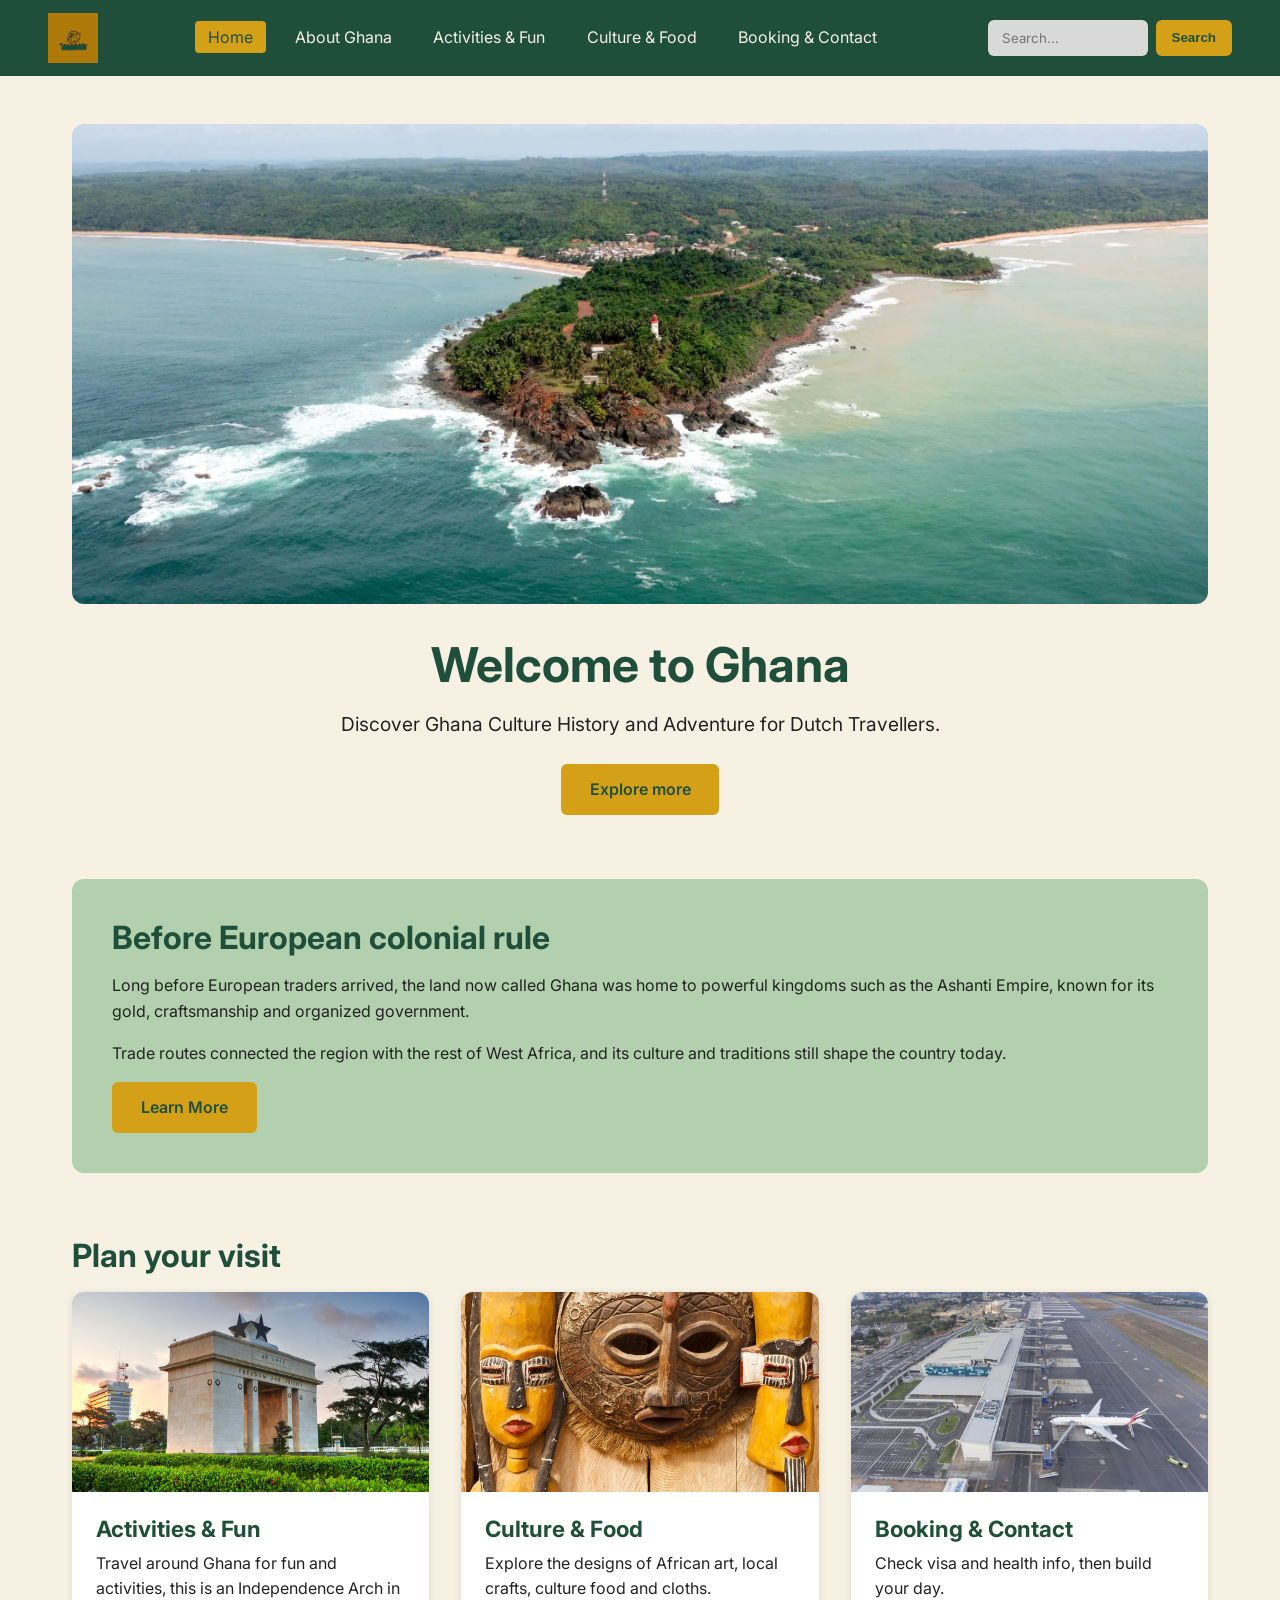
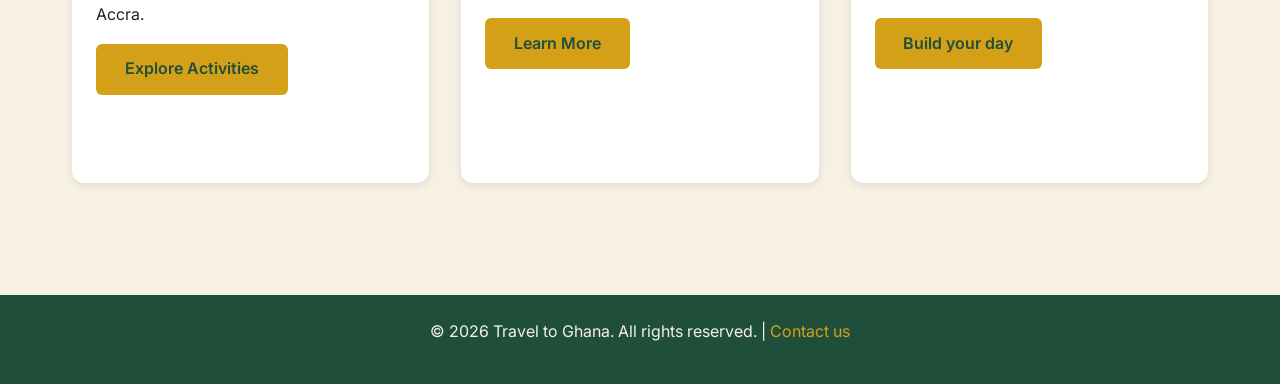
<file: index.html>
<!DOCTYPE html>
<html lang="en">
<head>
  <meta charset="UTF-8">
  <meta name="viewport" content="width=device-width, initial-scale=1.0">
  <meta name="description" content="Travel to Ghana: discover beaches, history, culture and food in the Gateway to Africa.">
  <title>Travel to Ghana | Home</title>
  <link rel="preconnect" href="https://fonts.googleapis.com">
  <link rel="preconnect" href="https://fonts.gstatic.com" crossorigin>
  <link href="https://fonts.googleapis.com/css2?family=Inter:wght@400;600;700&display=swap" rel="stylesheet">
  <link rel="stylesheet" href="css/style.css">
</head>
<body>

  <header>
    <a href="index.html" class="logo">
      <img src="img/undefined-.png" alt="Travel to Ghana logo">
    </a>
    <nav aria-label="Main navigation">
      <ul>
        <li><a href="index.html" class="active">Home</a></li>
        <li><a href="about.html">About Ghana</a></li>
        <li><a href="activities.html">Activities &amp; Fun</a></li>
        <li><a href="culture.html">Culture &amp; Food</a></li>
        <li><a href="booking.html">Booking &amp; Contact</a></li>
      </ul>
    </nav>
    <form class="search" role="search" action="#" method="get">
      <label for="search-input" class="visually-hidden">Search the site</label>
      <input type="search" id="search-input" name="q" placeholder="Search...">
      <button type="submit" class="search-button">Search</button>
    </form>
  </header>

  <main>

    <section class="hero">
      <img src="img/AFR-©-OCEANA-Michael-Aboya-Ghana-Cape-3-Points-DJI_426-scaled.jpg.webp" alt="Sunny beach with palm trees on the coast of Ghana">
      <article class="hero-text">
        <h1>Welcome to Ghana</h1>
        <p>Discover Ghana Culture History and Adventure for Dutch Travellers.</p>
        <a href="about.html" class="button">Explore more</a>
      </article>
    </section>

    <section>
      <article class="info-box">
        <h2>Before European colonial rule</h2>
        <p>Long before European traders arrived, the land now called Ghana was home to powerful kingdoms such as the Ashanti Empire, known for its gold, craftsmanship and organized government.</p>
        <p>Trade routes connected the region with the rest of West Africa, and its culture and traditions still shape the country today.</p>
        <a href="about.html" class="button">Learn More</a>
      </article>
    </section>

    <section>
      <h2>Plan your visit</h2>
      <section class="card-grid">
        <article class="card">
          <img src="img/360_F_75565421_Y8hklrQd8ZU9HWnqBmiFc96dztKkRZ8p.jpg" alt="The Independence Arch in Accra, Ghana">
          <section class="card-body">
            <h3>Activities &amp; Fun</h3>
            <p>Travel around Ghana for fun and activities, this is an Independence Arch in Accra.</p>
            <a href="activities.html" class="button">Explore Activities</a>
          </section>
        </article>

        <article class="card">
          <img src="img/african-art-28439935.jpg" alt="Designs of African art and local crafts">
          <section class="card-body">
            <h3>Culture &amp; Food</h3>
            <p>Explore the designs of African art, local crafts, culture food and cloths.</p>
            <a href="culture.html" class="button">Learn More</a>
          </section>
        </article>

        <article class="card">
          <img src="img/newsarticle-287114-scaled-600x0.jpg" alt="Suitcase and travel documents ready for a trip">
          <section class="card-body">
            <h3>Booking &amp; Contact</h3>
            <p>Check visa and health info, then build your day.</p>
            <a href="booking.html" class="button">Build your day</a>
          </section>
        </article>
      </section>
    </section>

  </main>

  <footer>
    <p>&copy; 2026 Travel to Ghana. All rights reserved. | <a href="contact.html">Contact us</a></p>
  </footer>

</body>
</html>
</file>
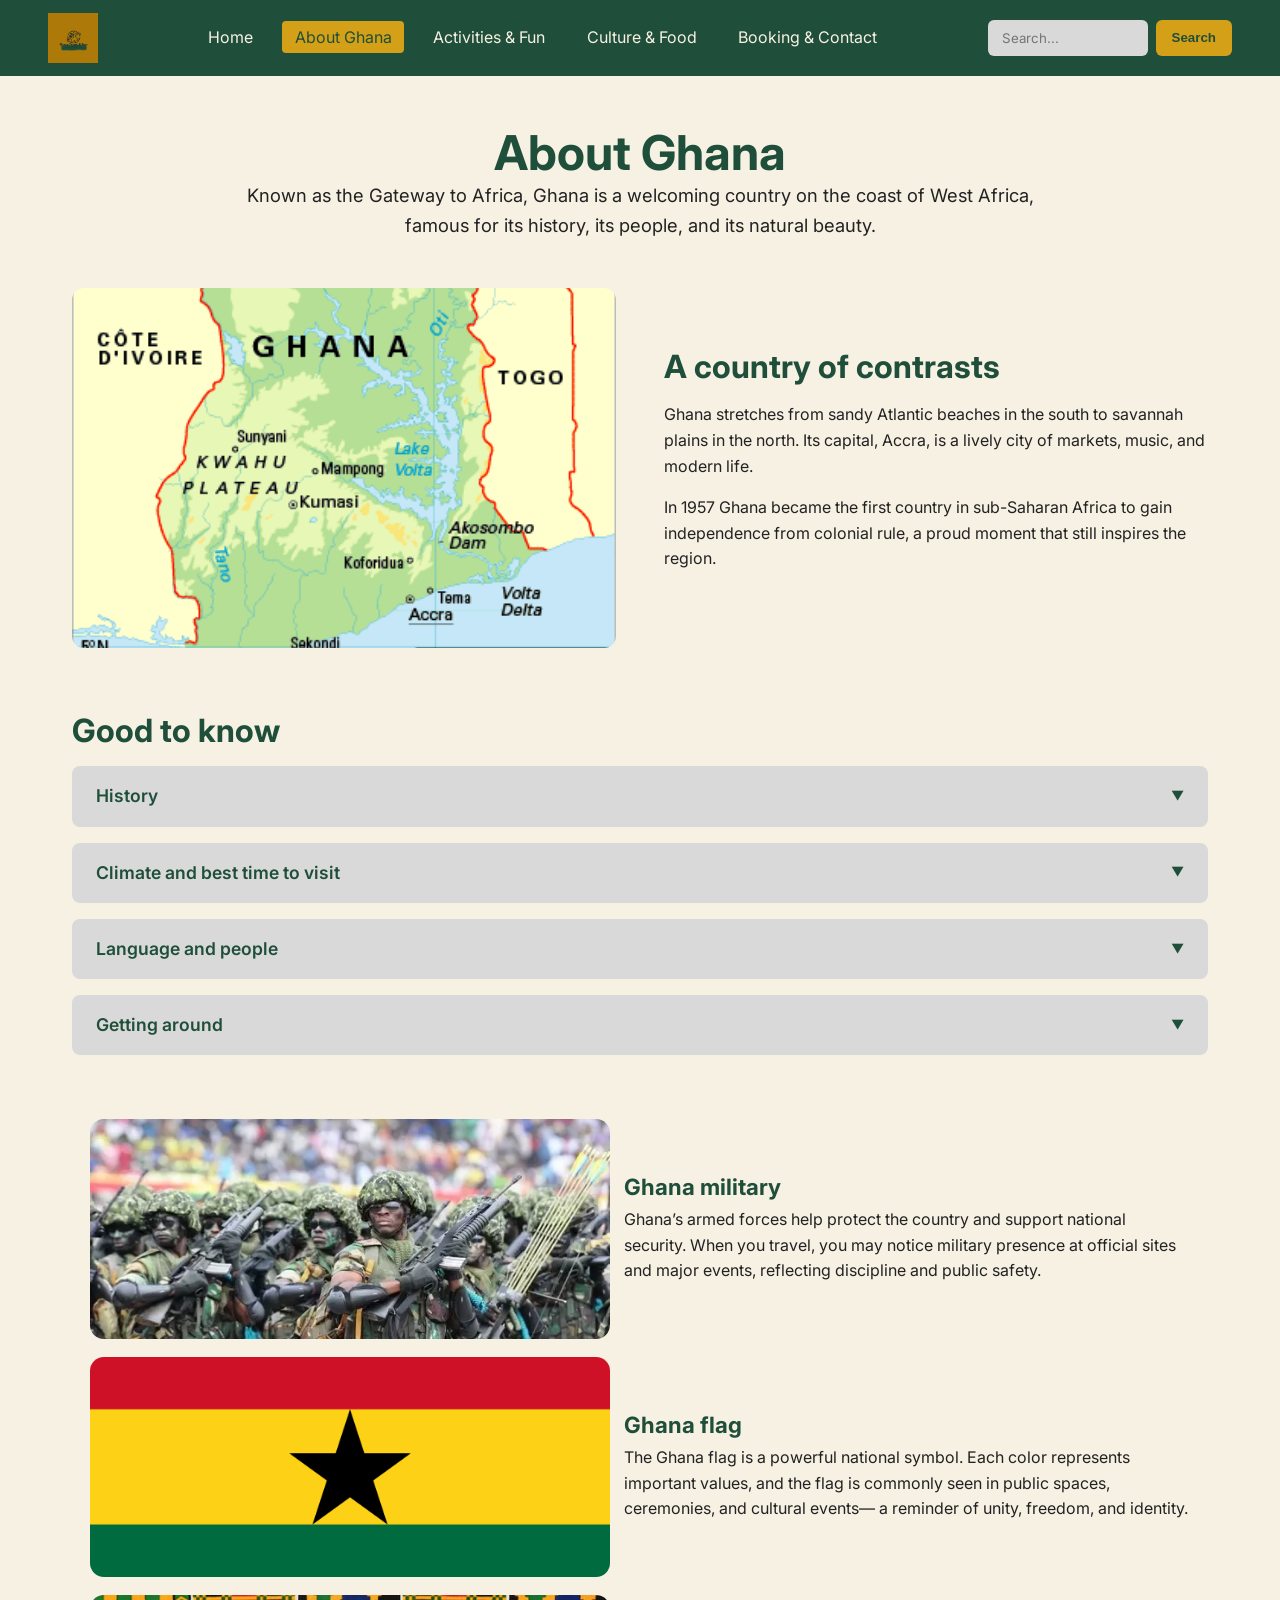
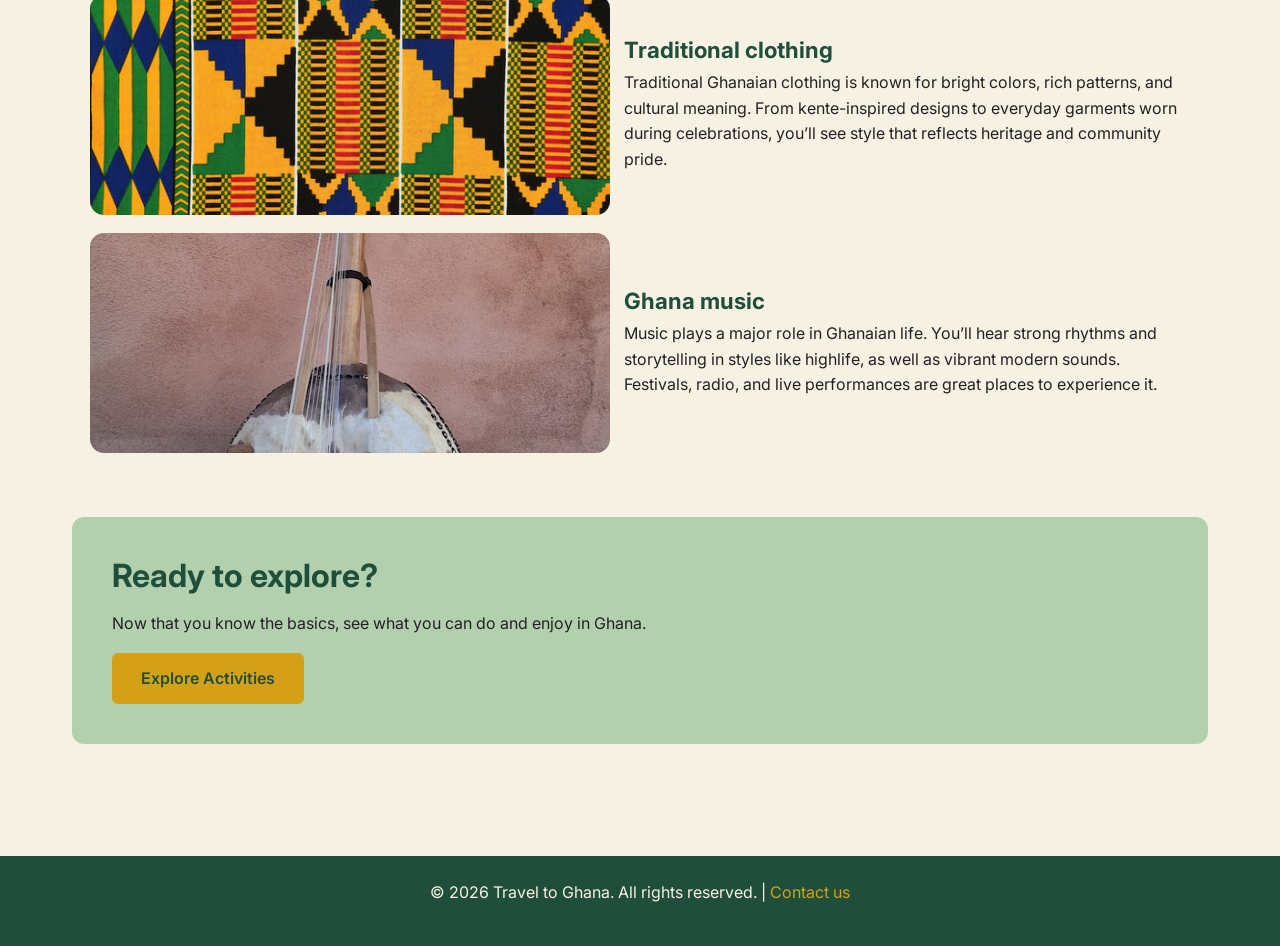
<file: about.html>
<!DOCTYPE html>
<html lang="en">
<head>
  <meta charset="UTF-8">
  <meta name="viewport" content="width=device-width, initial-scale=1.0">
  <meta name="description" content="About Ghana: history, climate, language, getting around, plus Ghana military, flag, music and traditional clothing.">
  <meta name="keywords" content="Ghana travel, Ghana military, Ghana flag, Ghana music, traditional Ghana">
  <meta name="author" content="Nathaniel">
  <title>Travel to Ghana | About Ghana</title>

  <link rel="preconnect" href="https://fonts.googleapis.com">
  <link rel="preconnect" href="https://fonts.gstatic.com" crossorigin>
  <link href="https://fonts.googleapis.com/css2?family=Inter:wght@400;600;700&display=swap" rel="stylesheet">
  <link rel="stylesheet" href="css/style.css">

  <style>
    
    .ghana-after-accordion {
      margin-top: 18px;
    }

    
    .ghana-item {
      display: flex;
      flex-direction: row;
      gap: 14px;              
      align-items: center;
      max-width: 1100px;
      margin: 18px auto;
      text-align: left;
    }

    
    .ghana-item figure {
      margin: 0;
      flex: 0 0 48%;
      max-width: 520px;
    }

    .ghana-item img {
      width: 100%;
      height: 220px;
      object-fit: cover;
      display: block;
      border-radius: 14px;
    }

    .ghana-item figcaption {
      display: none; 
    }

    .ghana-item article {
      flex: 1;
      min-width: 240px;
    }

    .ghana-item h3 {
      margin: 0 0 6px 0;
    }

    .ghana-item p {
      margin: 0;
    }

    @media (max-width: 780px) {
      
      .ghana-item {
        flex-direction: column;
        align-items: flex-start;
      }

      .ghana-item figure {
        flex: 0 0 auto;
        max-width: 100%;
        width: 100%;
      }

      .ghana-item img {
        height: 210px;
      }
    }
  </style>
</head>

<body>

  <header>
    <a href="index.html" class="logo">
      <img src="img/undefined-.png" alt="Travel to Ghana logo">
    </a>

    <nav aria-label="Main navigation">
      <ul>
        <li><a href="index.html">Home</a></li>
        <li><a href="about.html" class="active">About Ghana</a></li>
        <li><a href="activities.html">Activities &amp; Fun</a></li>
        <li><a href="culture.html">Culture &amp; Food</a></li>
        <li><a href="booking.html">Booking &amp; Contact</a></li>
      </ul>
    </nav>

    <form class="search" role="search" action="#" method="get">
      <label for="search-input" class="visually-hidden">Search the site</label>
      <input type="search" id="search-input" name="q" placeholder="Search...">
      <button type="submit" class="search-button">Search</button>
    </form>
  </header>

  <main>

    <section class="page-intro">
      <h1>About Ghana</h1>
      <p>
        Known as the Gateway to Africa, Ghana is a welcoming country on the coast of West Africa,
        famous for its history, its people, and its natural beauty.
      </p>
    </section>

    <section class="feature">
      <img src="img/map-ghana3.gif" alt="Aerial view of the Ghanaian coastline and Accra skyline">
      <article>
        <h2>A country of contrasts</h2>
        <p>
          Ghana stretches from sandy Atlantic beaches in the south to savannah plains in the north.
          Its capital, Accra, is a lively city of markets, music, and modern life.
        </p>
        <p>
          In 1957 Ghana became the first country in sub-Saharan Africa to gain independence from
          colonial rule, a proud moment that still inspires the region.
        </p>
      </article>
    </section>

    <section>
      <h2>Good to know</h2>

      <section class="accordion" aria-label="About Ghana accordion">
        <details>
          <summary>History</summary>
          <article class="accordion-content">
            <p>
              Ghana’s history includes powerful kingdoms, trade routes, and the long road to independence.
              Many visitors learn more through museums and heritage sites.
            </p>
          </article>
        </details>

        <details>
          <summary>Climate and best time to visit</summary>
          <article class="accordion-content">
            <p>
              Ghana is warm all year. The dry season from November to March is usually the most comfortable
              time to travel, while the rainy season brings greener landscapes.
            </p>
          </article>
        </details>

        <details>
          <summary>Language and people</summary>
          <article class="accordion-content">
            <p>
              English is the official language. Many people also speak local languages such as Twi, Ewe, and Ga.
              Hospitality is an important part of daily life.
            </p>
          </article>
        </details>

        <details>
          <summary>Getting around</summary>
          <article class="accordion-content">
            <p>
              You can travel by domestic flights, buses, shared taxis (trotros), or ride-hailing apps in larger cities.
              Plan ahead for longer journeys.
            </p>
          </article>
        </details>
      </section>

      <!-- AFTER "Good to know": ALL items are horizontal (image + text side-by-side) -->
      <section class="ghana-after-accordion" aria-label="Ghana key topics with images">

        <!-- 1) Ghana military (horizontal image + text) -->
        <article class="ghana-item">
          <figure>
            <img src="img/main-qimg-47d3a2276bb3cc60fa3a25055b36a4f2.webp" alt="Ghana military">
          </figure>
          <article>
            <h3>Ghana military</h3>
            <p>
              Ghana’s armed forces help protect the country and support national security.
              When you travel, you may notice military presence at official sites and major events,
              reflecting discipline and public safety.
            </p>
          </article>
        </article>

        <!-- 2) Ghana flag (horizontal image + text) -->
        <article class="ghana-item">
          <figure>
            <img src="img/1280px-Flag_of_Ghana.svg.png" alt="The Ghana flag">
          </figure>
          <article>
            <h3>Ghana flag</h3>
            <p>
              The Ghana flag is a powerful national symbol. Each color represents important values,
              and the flag is commonly seen in public spaces, ceremonies, and cultural events—
              a reminder of unity, freedom, and identity.
            </p>
          </article>
        </article>

        <!-- 3) Traditional clothing (horizontal image + text) -->
        <article class="ghana-item">
          <figure>
            <img src="img/IMG_7e465dc9-88d3-4879-ad11-fe22c810f433.jpg" alt="Traditional Ghanaian clothing">
          </figure>
          <article>
            <h3>Traditional clothing</h3>
            <p>
              Traditional Ghanaian clothing is known for bright colors, rich patterns, and cultural meaning.
              From kente-inspired designs to everyday garments worn during celebrations,
              you’ll see style that reflects heritage and community pride.
            </p>
          </article>
        </article>

        <!-- 4) Ghana music (horizontal image + text) -->
        <article class="ghana-item">
          <figure>
            <img src="img/il_570xN.7230685374_ru09.jpg" alt="Ghana music">
          </figure>
          <article>
            <h3>Ghana music</h3>
            <p>
              Music plays a major role in Ghanaian life. You’ll hear strong rhythms and storytelling
              in styles like highlife, as well as vibrant modern sounds. Festivals, radio, and live performances
              are great places to experience it.
            </p>
          </article>
        </article>

      </section>
    </section>

    <section>
      <article class="info-box">
        <h2>Ready to explore?</h2>
        <p>
          Now that you know the basics, see what you can do and enjoy in Ghana.
        </p>
        <a href="activities.html" class="button">Explore Activities</a>
      </article>
    </section>

  </main>

  <footer>
    <p>&copy; 2026 Travel to Ghana. All rights reserved. | <a href="contact.html">Contact us</a></p>
  </footer>

</body>
</html>
</file>
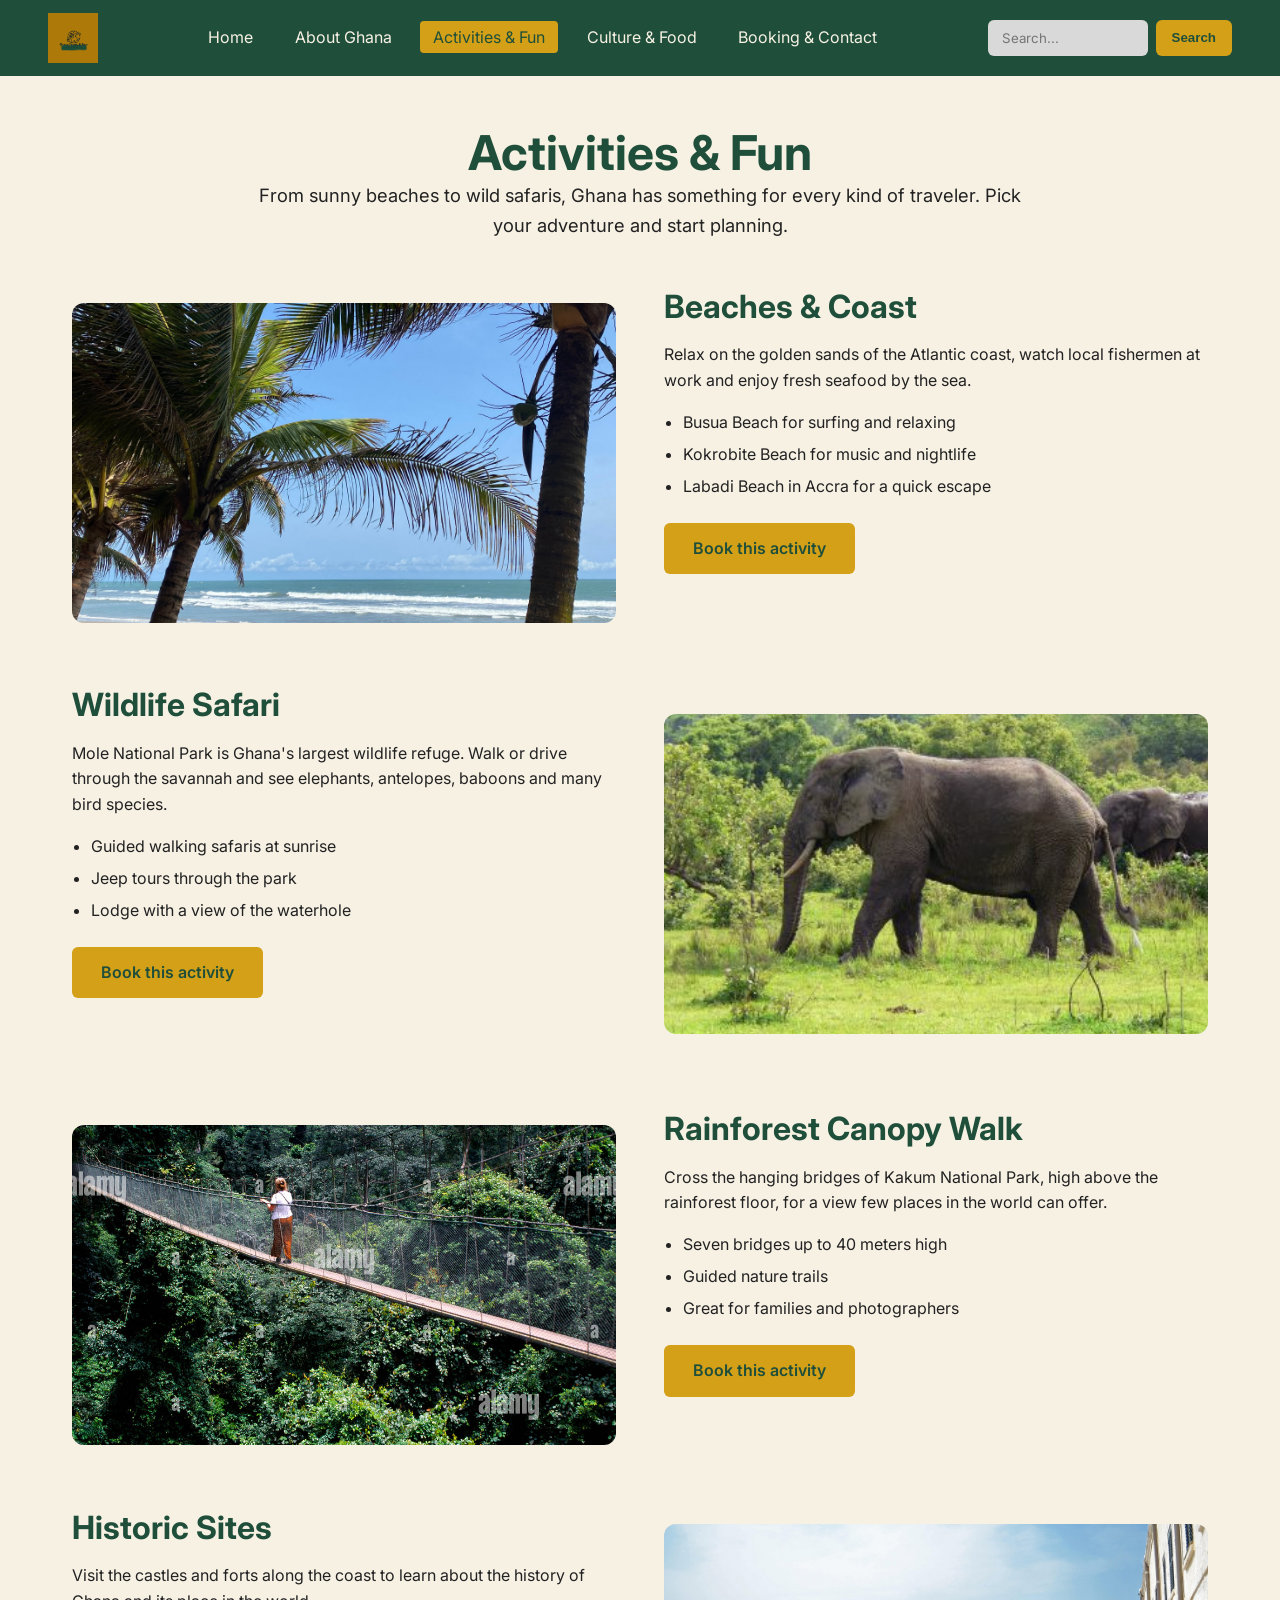
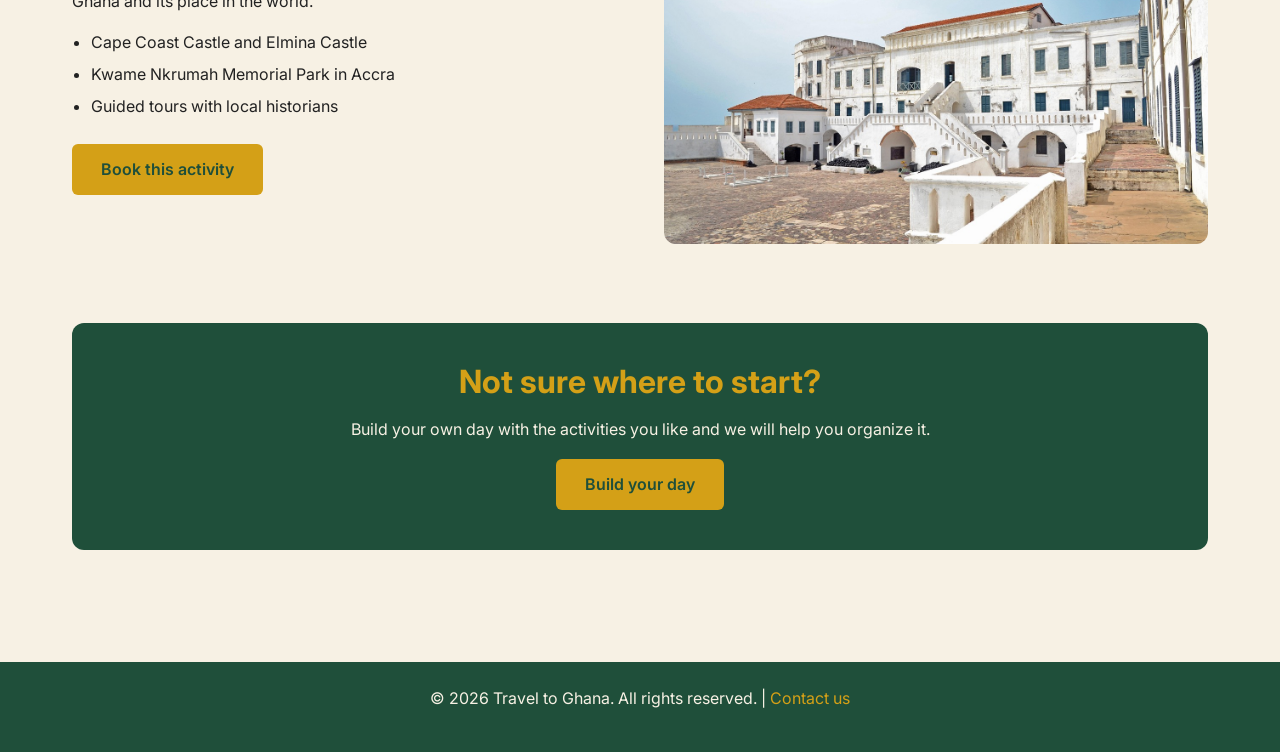
<file: activities.html>
<!DOCTYPE html>
<html lang="en">
<head>
  <meta charset="UTF-8">
  <meta name="viewport" content="width=device-width, initial-scale=1.0">
  <meta name="description" content="Discover activities in Ghana: beaches, wildlife safaris, rainforest walks and historic sites.">
  <title>Travel to Ghana | Activities &amp; Fun</title>
  <link rel="preconnect" href="https://fonts.googleapis.com">
  <link rel="preconnect" href="https://fonts.gstatic.com" crossorigin>
  <link href="https://fonts.googleapis.com/css2?family=Inter:wght@400;600;700&display=swap" rel="stylesheet">
  <link rel="stylesheet" href="css/style.css">
</head>
<body>

  <header>
    <a href="index.html" class="logo">
      <img src="img/undefined-.png" alt="Travel to Ghana logo">
    </a>
    <nav aria-label="Main navigation">
      <ul>
        <li><a href="index.html">Home</a></li>
        <li><a href="about.html">About Ghana</a></li>
        <li><a href="activities.html" class="active">Activities &amp; Fun</a></li>
        <li><a href="culture.html">Culture &amp; Food</a></li>
        <li><a href="booking.html">Booking &amp; Contact</a></li>
      </ul>
    </nav>
    <form class="search" role="search" action="#" method="get">
      <label for="search-input" class="visually-hidden">Search the site</label>
      <input type="search" id="search-input" name="q" placeholder="Search...">
      <button type="submit" class="search-button">Search</button>
    </form>
  </header>

  <main>

    <section class="page-intro">
      <h1>Activities &amp; Fun</h1>
      <p>From sunny beaches to wild safaris, Ghana has something for every kind of traveler. Pick your adventure and start planning.</p>
    </section>

    <section>
      <article class="activity">
        <img src="img/IMG_0653.jpg" alt="Waves rolling onto a golden beach lined with palm trees">
        <section>
          <h2>Beaches &amp; Coast</h2>
          <p>Relax on the golden sands of the Atlantic coast, watch local fishermen at work and enjoy fresh seafood by the sea.</p>
          <ul>
            <li>Busua Beach for surfing and relaxing</li>
            <li>Kokrobite Beach for music and nightlife</li>
            <li>Labadi Beach in Accra for a quick escape</li>
          </ul>
          <a href="booking.html" class="button">Book this activity</a>
        </section>
      </article>

      <article class="activity reverse">
        <img src="img/Elefant_Ghana-400x300.jpg" alt="Elephants walking across the savannah in Mole National Park">
        <section>
          <h2>Wildlife Safari</h2>
          <p>Mole National Park is Ghana's largest wildlife refuge. Walk or drive through the savannah and see elephants, antelopes, baboons and many bird species.</p>
          <ul>
            <li>Guided walking safaris at sunrise</li>
            <li>Jeep tours through the park</li>
            <li>Lodge with a view of the waterhole</li>
          </ul>
          <a href="booking.html" class="button">Book this activity</a>
        </section>
      </article>

      <article class="activity">
        <img src="img/canopy-walk-kakum-national-park-ghana-DCY9AM.jpg" alt="Suspended canopy walkway above the trees of Kakum National Park">
        <section>
          <h2>Rainforest Canopy Walk</h2>
          <p>Cross the hanging bridges of Kakum National Park, high above the rainforest floor, for a view few places in the world can offer.</p>
          <ul>
            <li>Seven bridges up to 40 meters high</li>
            <li>Guided nature trails</li>
            <li>Great for families and photographers</li>
          </ul>
          <a href="booking.html" class="button">Book this activity</a>
        </section>
      </article>

      <article class="activity reverse">
        <img src="img/castle-2419575_1280.jpg" alt="White walls of Cape Coast Castle facing the ocean">
        <section>
          <h2>Historic Sites</h2>
          <p>Visit the castles and forts along the coast to learn about the history of Ghana and its place in the world.</p>
          <ul>
            <li>Cape Coast Castle and Elmina Castle</li>
            <li>Kwame Nkrumah Memorial Park in Accra</li>
            <li>Guided tours with local historians</li>
          </ul>
          <a href="booking.html" class="button">Book this activity</a>
        </section>
      </article>
    </section>

    <section>
      <article class="highlight">
        <h2>Not sure where to start?</h2>
        <p>Build your own day with the activities you like and we will help you organize it.</p>
        <a href="booking.html" class="button">Build your day</a>
      </article>
    </section>

  </main>

  <footer>
    <p>&copy; 2026 Travel to Ghana. All rights reserved. | <a href="contact.html">Contact us</a></p>
  </footer>

</body>
</html>
</file>
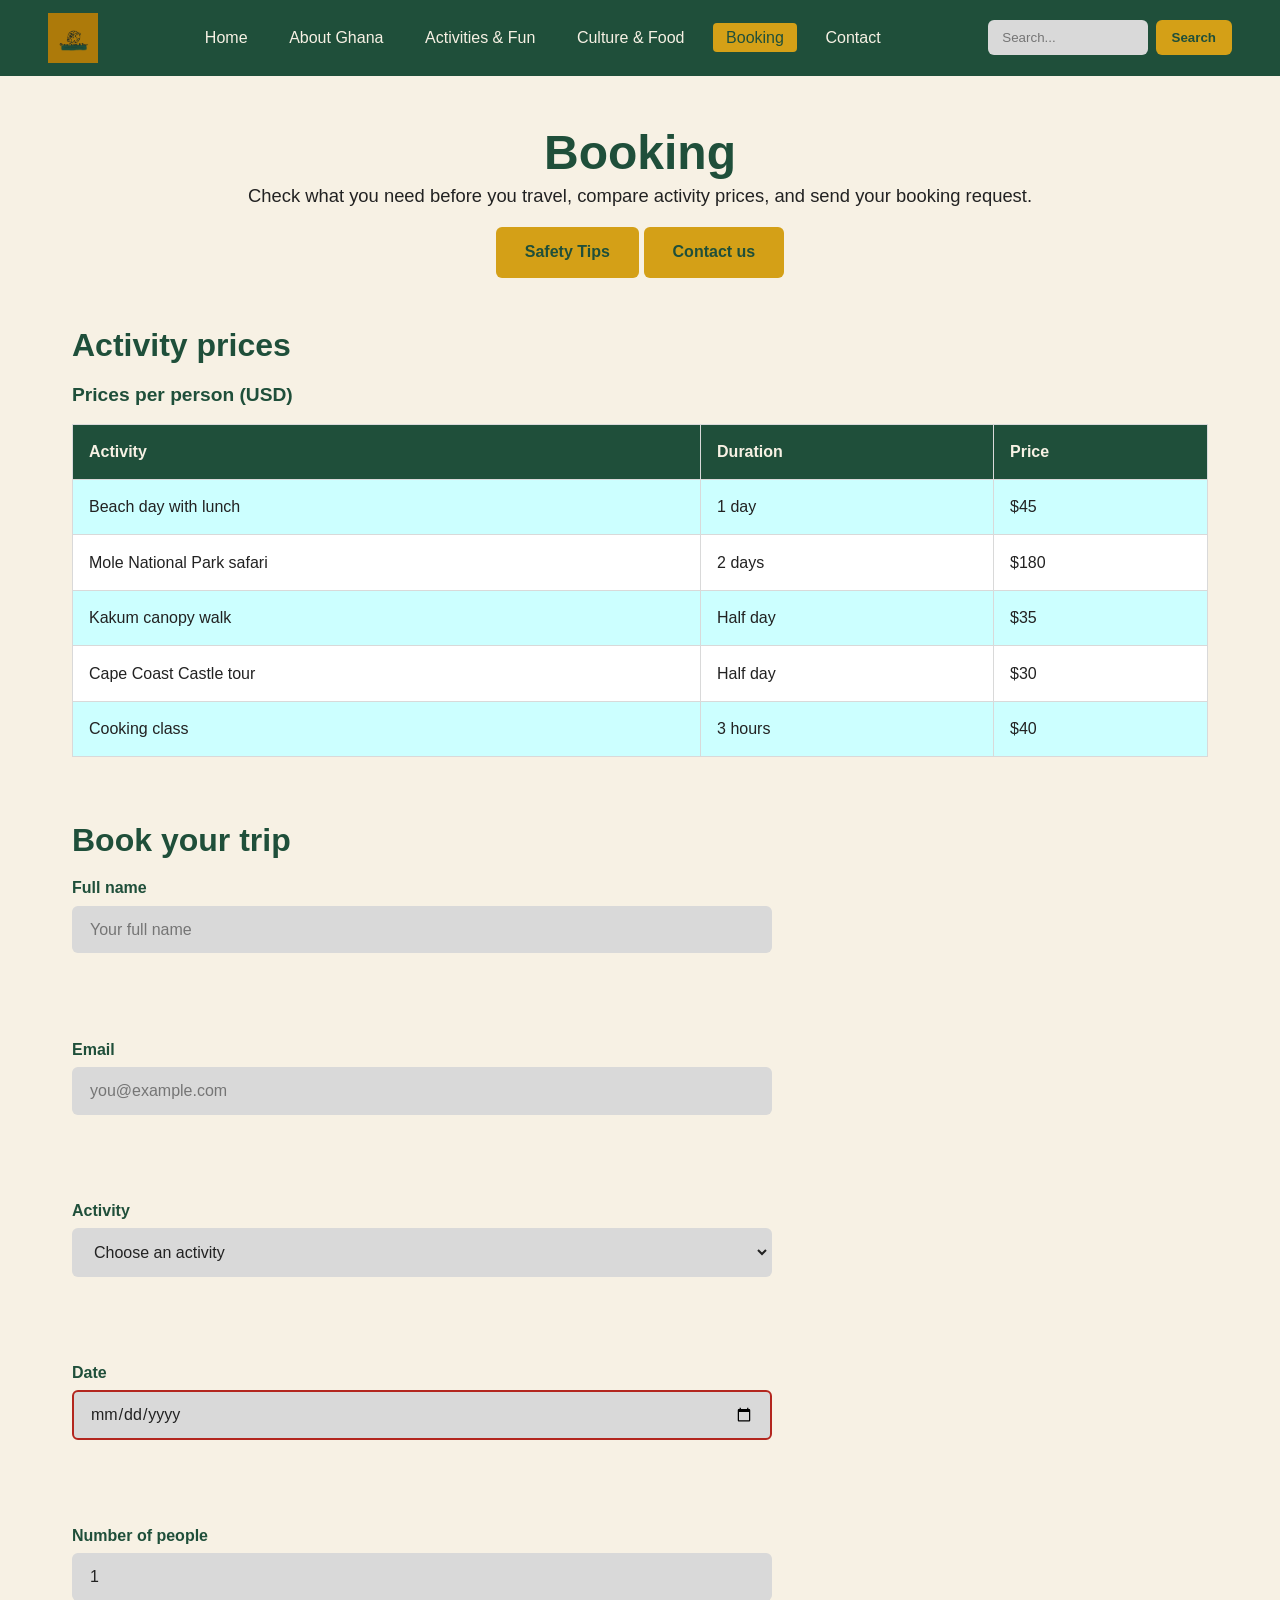
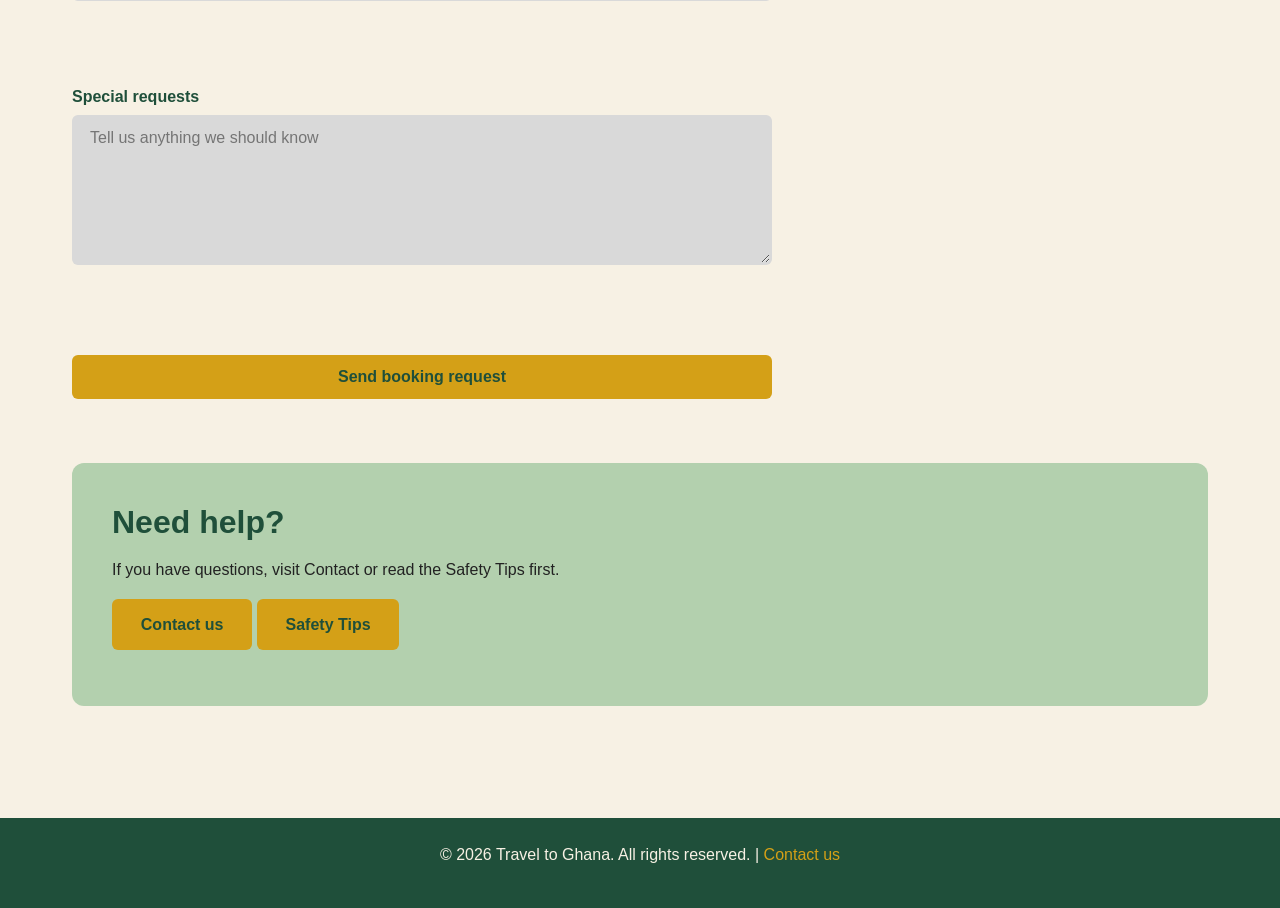
<file: booking.html>
<!DOCTYPE html>
<html lang="en">
<head>
  <meta charset="UTF-8" />
  <meta name="viewport" content="width=device-width, initial-scale=1.0" />
  <title>Travel to Ghana | Booking</title>
  <meta name="description" content="Plan and book your trip to Ghana. View prices, request booking, and see safety tips." />
  <link rel="stylesheet" href="css/style.css" />
</head>
<body>

  <header>
    <a href="index.html" class="logo">
      <img src="img/undefined-.png" alt="Travel to Ghana logo">
    </a>

    <nav aria-label="Main navigation">
      <ul>
        <li><a href="index.html">Home</a></li>
        <li><a href="about.html">About Ghana</a></li>
        <li><a href="activities.html">Activities &amp; Fun</a></li>
        <li><a href="culture.html">Culture &amp; Food</a></li>
        <li><a href="booking.html" class="active">Booking</a></li>
        <li><a href="contact.html">Contact</a></li>
      </ul>
    </nav>

    <form class="search" role="search" action="#" method="get">
      <label for="search-input" class="visually-hidden">Search the site</label>
      <input type="search" id="search-input" name="q" placeholder="Search...">
      <button type="submit" class="search-button">Search</button>
    </form>
  </header>

  <main>

    <section class="page-intro">
      <h1>Booking</h1>
      <p>Check what you need before you travel, compare activity prices, and send your booking request.</p>

      <p>
        <a href="safety-tips.html" class="button">Safety Tips</a>
        <a href="contact.html" class="button">Contact us</a>
      </p>
    </section>

    <section>
      <h2>Activity prices</h2>

      <table>
        <caption>Prices per person (USD)</caption>
        <thead>
          <tr>
            <th scope="col">Activity</th>
            <th scope="col">Duration</th>
            <th scope="col">Price</th>
          </tr>
        </thead>
        <tbody>
          <tr>
            <td>Beach day with lunch</td>
            <td>1 day</td>
            <td>$45</td>
          </tr>
          <tr>
            <td>Mole National Park safari</td>
            <td>2 days</td>
            <td>$180</td>
          </tr>
          <tr>
            <td>Kakum canopy walk</td>
            <td>Half day</td>
            <td>$35</td>
          </tr>
          <tr>
            <td>Cape Coast Castle tour</td>
            <td>Half day</td>
            <td>$30</td>
          </tr>
          <tr>
            <td>Cooking class</td>
            <td>3 hours</td>
            <td>$40</td>
          </tr>
        </tbody>
      </table>
    </section>

    <section>
      <h2>Book your trip</h2>

      <form class="contact-form" action="#" method="post">
        <section>
          <label for="book-name">Full name</label>
          <input type="text" id="book-name" name="name" placeholder="Your full name" required>
        </section>

        <section>
          <label for="book-email">Email</label>
          <input type="email" id="book-email" name="email" placeholder="you@example.com" required>
        </section>

        <section>
          <label for="book-activity">Activity</label>
          <select id="book-activity" name="activity" required>
            <option value="">Choose an activity</option>
            <option value="beach">Beach day with lunch</option>
            <option value="safari">Mole National Park safari</option>
            <option value="canopy">Kakum canopy walk</option>
            <option value="castle">Cape Coast Castle tour</option>
            <option value="cooking">Cooking class</option>
          </select>
        </section>

        <section>
          <label for="book-date">Date</label>
          <input type="date" id="book-date" name="date" required>
        </section>

        <section>
          <label for="book-people">Number of people</label>
          <input type="number" id="book-people" name="people" min="1" max="20" value="1" required>
        </section>

        <section>
          <label for="book-notes">Special requests</label>
          <textarea id="book-notes" name="notes" placeholder="Tell us anything we should know"></textarea>
        </section>

        <button type="submit" class="button">Send booking request</button>
      </form>
    </section>

    <section>
      <article class="info-box">
        <h2>Need help?</h2>
        <p>If you have questions, visit Contact or read the Safety Tips first.</p>
        <p>
          <a href="contact.html" class="button">Contact us</a>
          <a href="safety-tips.html" class="button">Safety Tips</a>
        </p>
      </article>
    </section>

  </main>

  <footer>
    <p>&copy; 2026 Travel to Ghana. All rights reserved. | <a href="contact.html">Contact us</a></p>
  </footer>

</body>
</html>
</file>
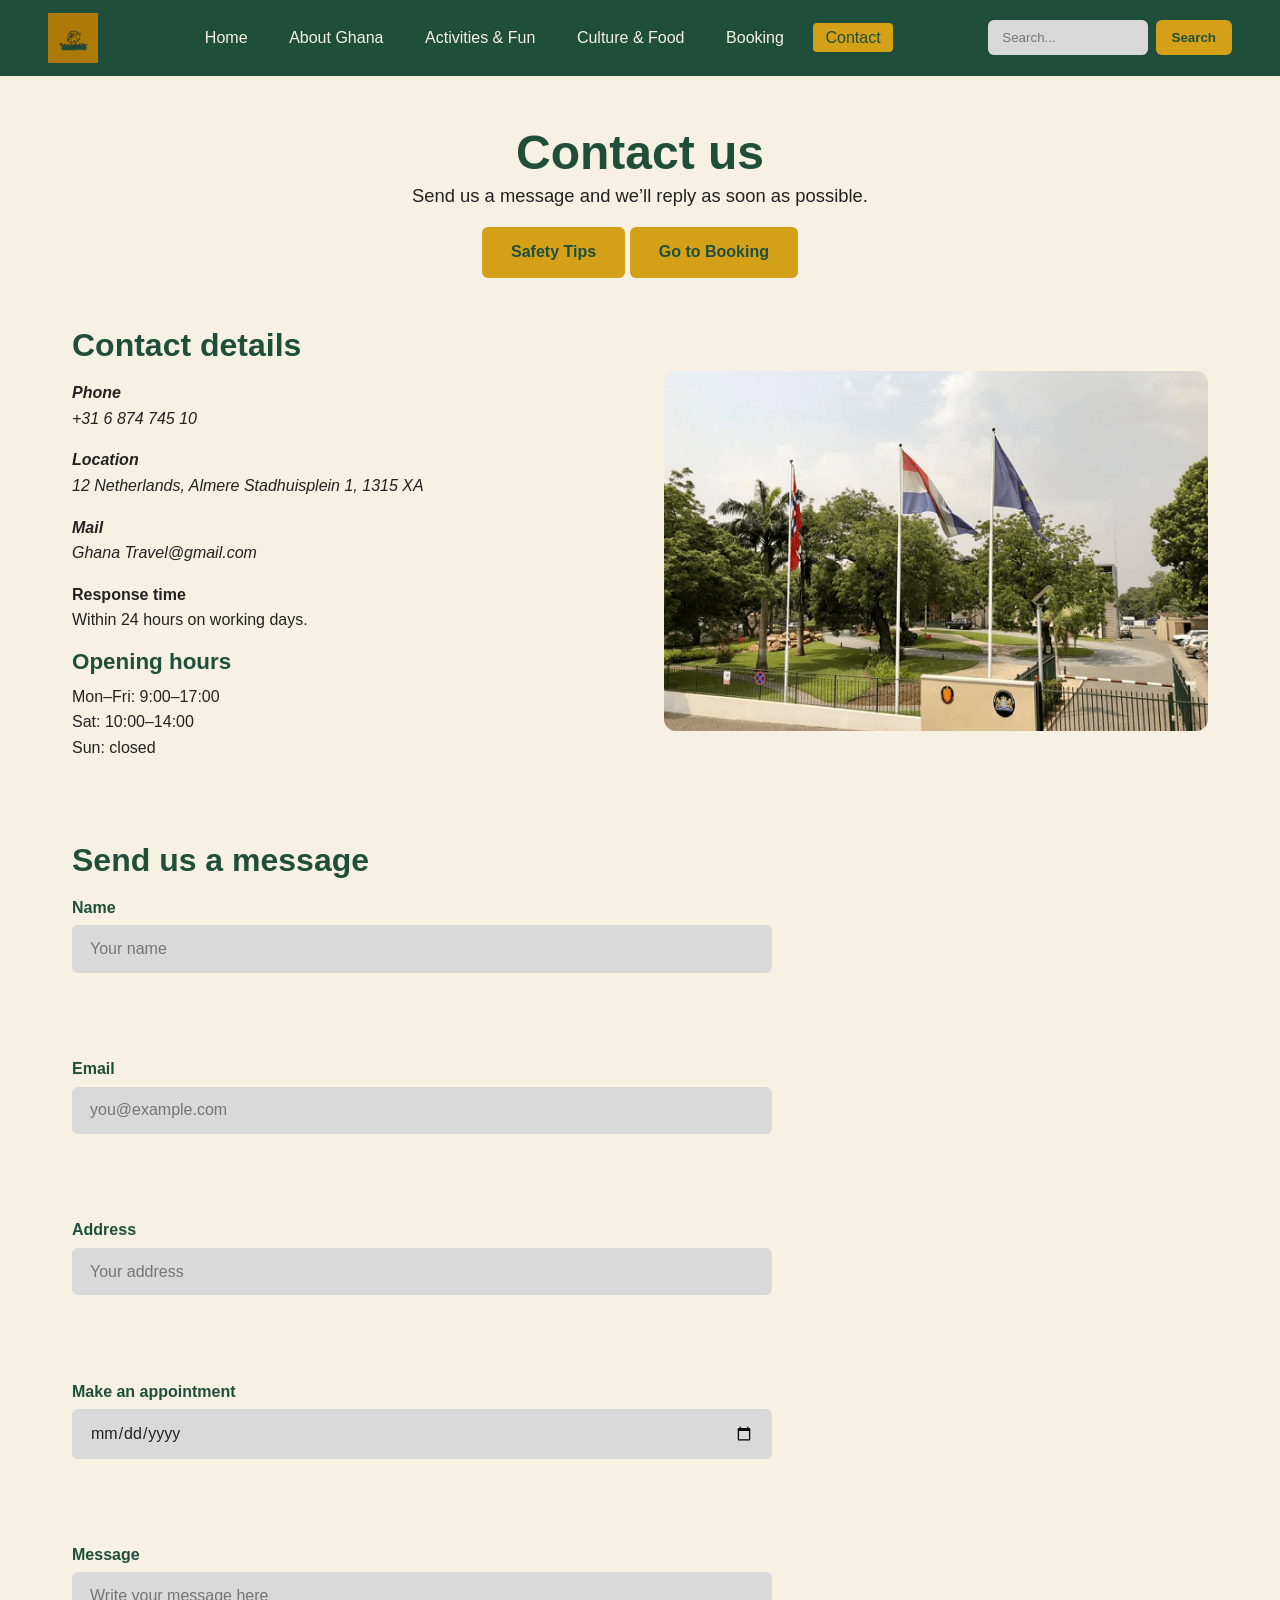
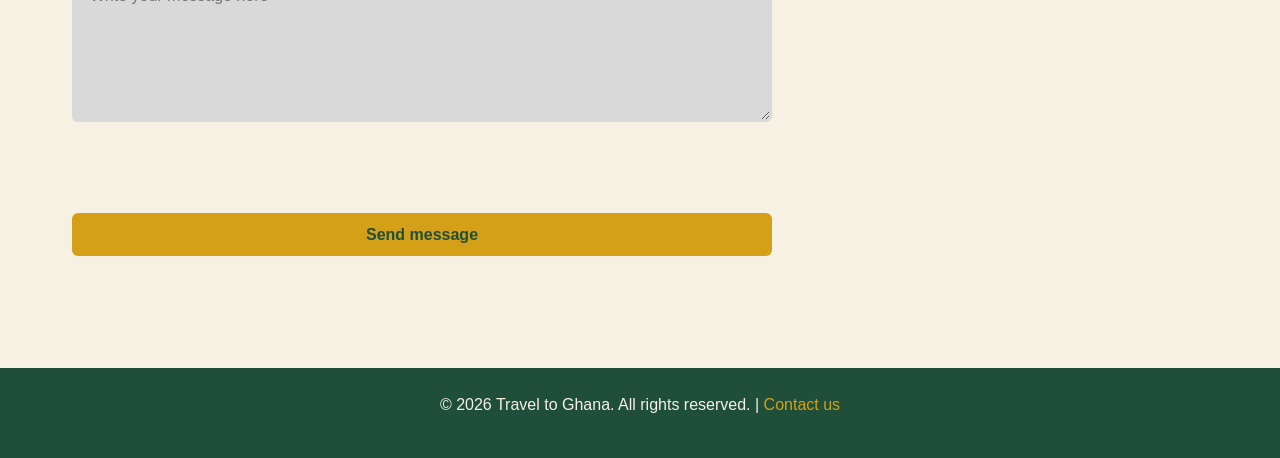
<file: contact.html>
<!DOCTYPE html>
<html lang="en">
<head>
  <meta charset="UTF-8" />
  <meta name="viewport" content="width=device-width, initial-scale=1.0" />
  <title>Travel to Ghana | Contact</title>
  <meta name="description" content="Contact Travel to Ghana and read safety tips." />
  <link rel="stylesheet" href="css/style.css" />
</head>
<body>

  <header>
    <a href="index.html" class="logo">
      <img src="img/undefined-.png" alt="Travel to Ghana logo">
    </a>

    <nav aria-label="Main navigation">
      <ul>
        <li><a href="index.html">Home</a></li>
        <li><a href="about.html">About Ghana</a></li>
        <li><a href="activities.html">Activities &amp; Fun</a></li>
        <li><a href="culture.html">Culture &amp; Food</a></li>
        <li><a href="booking.html">Booking</a></li>
        <li><a href="contact.html" class="active">Contact</a></li>
      </ul>
    </nav>

    <form class="search" role="search" action="#" method="get">
      <label for="search-input" class="visually-hidden">Search the site</label>
      <input type="search" id="search-input" name="q" placeholder="Search...">
      <button type="submit" class="search-button">Search</button>
    </form>
  </header>

  <main>

    <section class="page-intro">
      <h1>Contact us</h1>
      <p>Send us a message and we’ll reply as soon as possible.</p>

      <p>
        <a href="safety-tips.html" class="button">Safety Tips</a>
        <a href="booking.html" class="button">Go to Booking</a>
      </p>
    </section>

    <section class="feature">
      <article>
        <h2>Contact details</h2>

        <address>
          <p>
            <strong>Phone</strong><br>
            <a href="tel:+31687474510">+31 6 874 745 10</a>
          </p>

          <p>
            <strong>Location</strong><br>
            12 Netherlands, Almere Stadhuisplein 1, 1315 XA
          </p>

          <p>
            <strong>Mail</strong><br>
            <a href="mailto:Ghana Travel@gmail.com">Ghana Travel@gmail.com</a>
          </p>
        </address>

        <p><strong>Response time</strong><br>Within 24 hours on working days.</p>

        <h3>Opening hours</h3>
        <p>Mon–Fri: 9:00–17:00<br>Sat: 10:00–14:00<br>Sun: closed</p>
      </article>

      <img src="img/duth-min.png" alt="Contact office">
    </section>

    <section>
      <h2>Send us a message</h2>

      <form class="contact-form" action="#" method="post">
        <section>
          <label for="contact-name">Name</label>
          <input type="text" id="contact-name" name="name" placeholder="Your name" required>
        </section>

        <section>
          <label for="contact-email">Email</label>
          <input type="email" id="contact-email" name="email" placeholder="you@example.com" required>
        </section>

        <section>
          <label for="contact-address">Address</label>
          <input type="text" id="contact-address" name="address" placeholder="Your address">
        </section>

        <section>
          <label for="contact-appointment">Make an appointment</label>
          <input type="date" id="contact-appointment" name="appointment">
        </section>

        <section>
          <label for="contact-message">Message</label>
          <textarea id="contact-message" name="message" placeholder="Write your message here" required></textarea>
        </section>

        <button type="submit" class="button">Send message</button>
      </form>
    </section>

  </main>

  <footer>
    <p>&copy; 2026 Travel to Ghana. All rights reserved. | <a href="contact.html">Contact us</a></p>
  </footer>

</body>
</html>
</file>
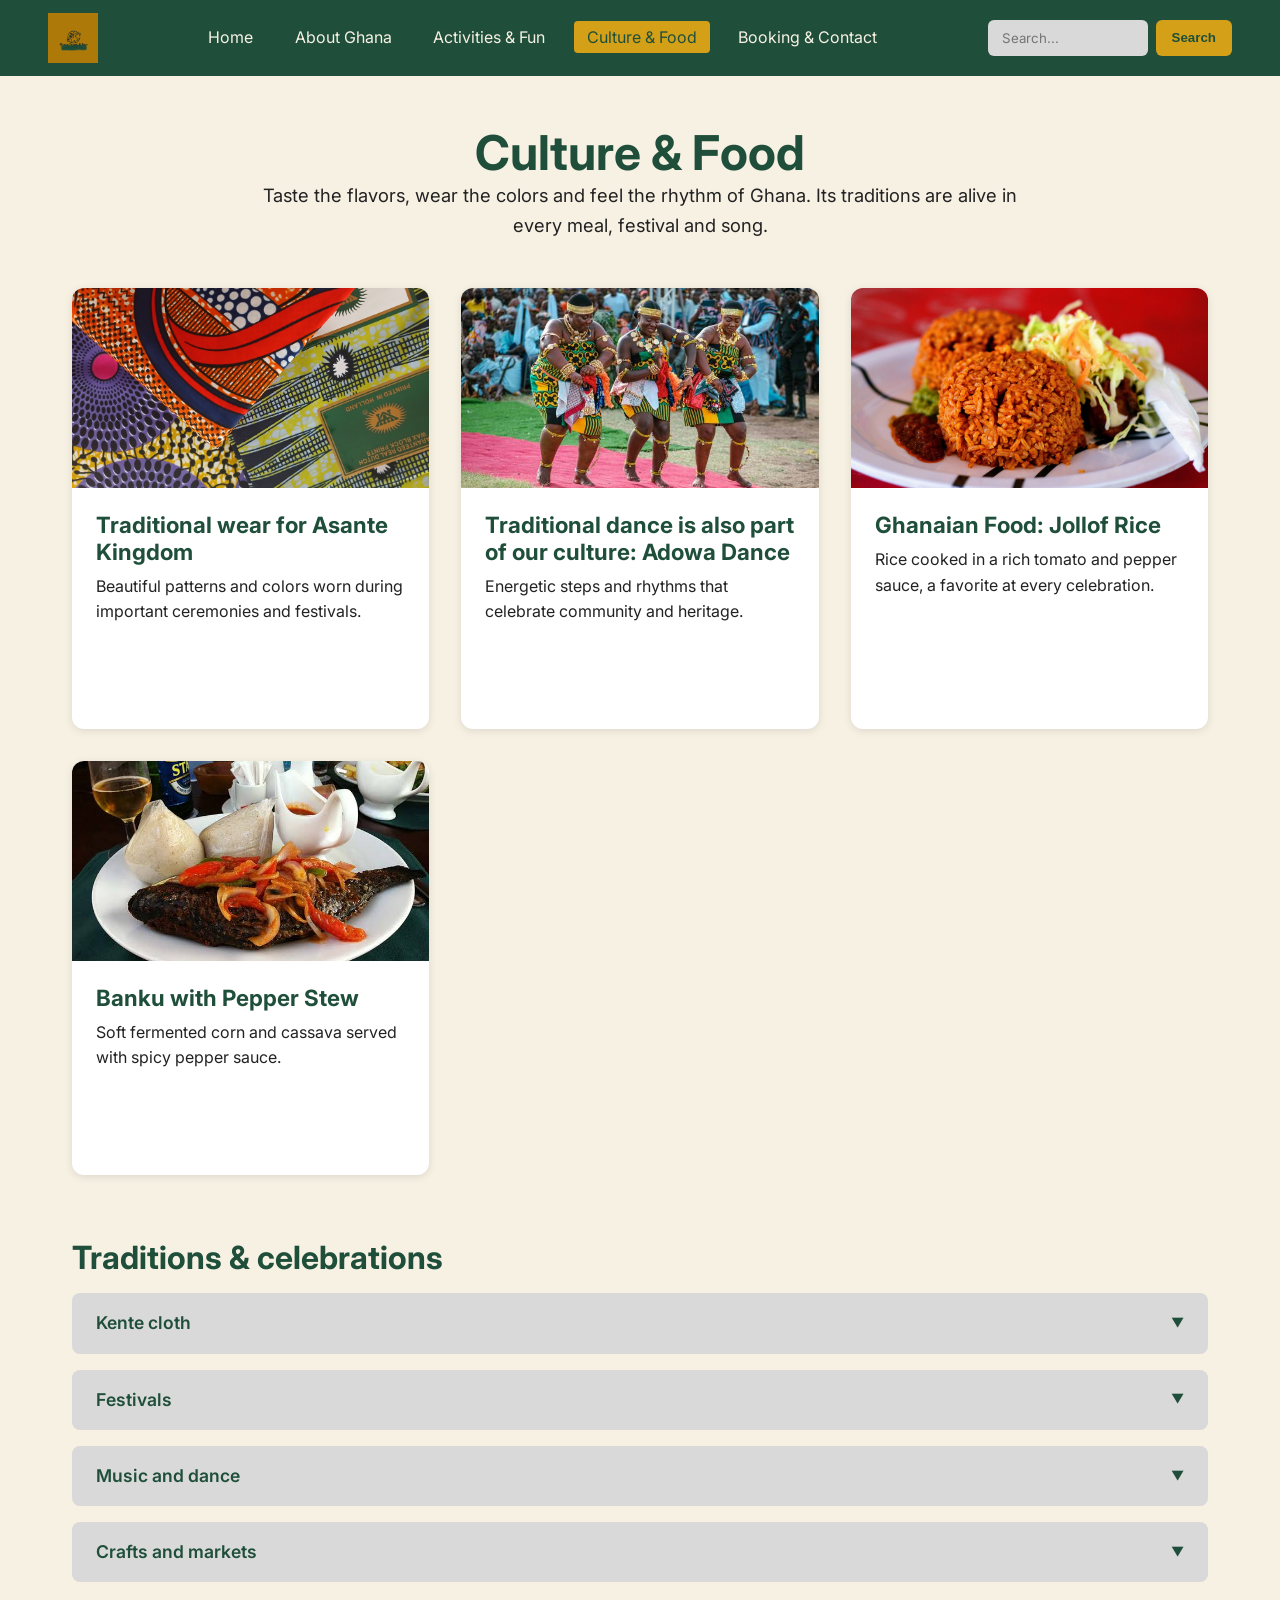
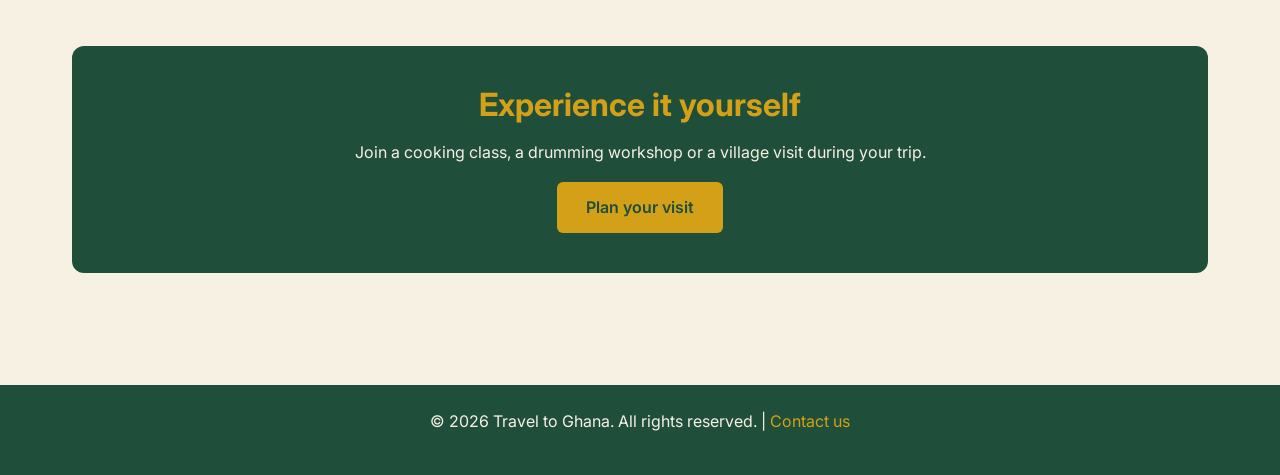
<file: culture.html>
<!DOCTYPE html>
<html lang="en">
<head>
  <meta charset="UTF-8">
  <meta name="viewport" content="width=device-width, initial-scale=1.0">
  <meta name="description" content="Explore Ghanaian culture and food: traditional dishes, Kente cloth, festivals, music and dance.">
  <title>Travel to Ghana | Culture &amp; Food</title>
  <link rel="preconnect" href="https://fonts.googleapis.com">
  <link rel="preconnect" href="https://fonts.gstatic.com" crossorigin>
  <link href="https://fonts.googleapis.com/css2?family=Inter:wght@400;600;700&display=swap" rel="stylesheet">
  <link rel="stylesheet" href="css/style.css">
</head>

<body>

  <header>
    <a href="index.html" class="logo">
      <img src="img/undefined-.png" alt="Travel to Ghana logo">
    </a>

    <nav aria-label="Main navigation">
      <ul>
        <li><a href="index.html">Home</a></li>
        <li><a href="about.html">About Ghana</a></li>
        <li><a href="activities.html">Activities &amp; Fun</a></li>
        <li><a href="culture.html" class="active">Culture &amp; Food</a></li>
        <li><a href="booking.html">Booking &amp; Contact</a></li>
      </ul>
    </nav>

    <form class="search" role="search" action="#" method="get">
      <label for="search-input" class="visually-hidden">Search the site</label>
      <input type="search" id="search-input" name="q" placeholder="Search...">
      <button type="submit" class="search-button">Search</button>
    </form>
  </header>

  <main>

    <section class="page-intro">
      <h1>Culture &amp; Food</h1>
      <p>Taste the flavors, wear the colors and feel the rhythm of Ghana. Its traditions are alive in every meal, festival and song.</p>
    </section>

    <!-- 2x2 Image Tiles (matches your design concept) -->
    <section>
      <h2 class="visually-hidden">Culture and Food Tiles</h2>

      <section class="card-grid">

        <!-- 1) Culture tile: Asante Kingdom Traditional Wear -->
        <article class="card">
          <img
            src="img/20261025_155459.jpg"
            alt="Asante Kingdom traditional wear">
          <section class="card-body">
            <h3>Traditional wear for Asante Kingdom</h3>
            <p>Beautiful patterns and colors worn during important ceremonies and festivals.</p>
          </section>
        </article>

        <!-- 2) Culture tile: Adowa Dance -->
        <article class="card">
          <img
            src="img/women-in-a-colorful-traditional-dress-dancing-during-the-hogbetsotso-festival-in-ghana.jpg"
            alt="Adowa dance">
          <section class="card-body">
            <h3>Traditional dance is also part of our culture: Adowa Dance</h3>
            <p>Energetic steps and rhythms that celebrate community and heritage.</p>
          </section>
        </article>

        <!-- 3) Food tile: Jollof Rice -->
        <article class="card">
          <img
            src="img/Jollof_Rice_with_Stew (3).jpg"
            alt="Bowl of spicy red jollof rice">
          <section class="card-body">
            <h3>Ghanaian Food: Jollof Rice</h3>
            <p>Rice cooked in a rich tomato and pepper sauce, a favorite at every celebration.</p>
          </section>
        </article>

        <!-- 4) Food tile: Banku with Pepper Stew -->
        <article class="card">
          <img
            src="img/IMG_db573b49-1098-448a-abfa-193abc140786.jpg"
            alt="Banku with pepper stew">
          <section class="card-body">
            <h3>Banku with Pepper Stew</h3>
            <p>Soft fermented corn and cassava served with spicy pepper sauce.</p>
          </section>
        </article>

      </section>
    </section>

    <!-- Extra content (kept from your original page) -->
    <section>
      <h2>Traditions &amp; celebrations</h2>
      <section class="accordion">

        <details>
          <summary>Kente cloth</summary>
          <article class="accordion-content">
            <p>Kente is a hand-woven cloth made by the Ashanti and Ewe peoples. Each color and pattern carries a meaning, and it is worn at important ceremonies.</p>
          </article>
        </details>

        <details>
          <summary>Festivals</summary>
          <article class="accordion-content">
            <p>Ghana celebrates many festivals during the year, such as Homowo, Aboakyir and Panafest, with parades, drumming, dancing and traditional dress.</p>
          </article>
        </details>

        <details>
          <summary>Music and dance</summary>
          <article class="accordion-content">
            <p>From highlife and hiplife to Afrobeats and traditional drumming, music is part of everyday life. Visitors can join workshops to learn drumming and dance.</p>
          </article>
        </details>

        <details>
          <summary>Crafts and markets</summary>
          <article class="accordion-content">
            <p>Browse markets for wood carvings, beads, batik fabrics and baskets, and watch artisans at work in craft villages.</p>
          </article>
        </details>

      </section>
    </section>

    <section>
      <article class="highlight">
        <h2>Experience it yourself</h2>
        <p>Join a cooking class, a drumming workshop or a village visit during your trip.</p>
        <a href="booking.html" class="button">Plan your visit</a>
      </article>
    </section>

  </main>

  <footer>
    <p>&copy; 2026 Travel to Ghana. All rights reserved. | <a href="contact.html">Contact us</a></p>
  </footer>

</body>
</html>
</file>
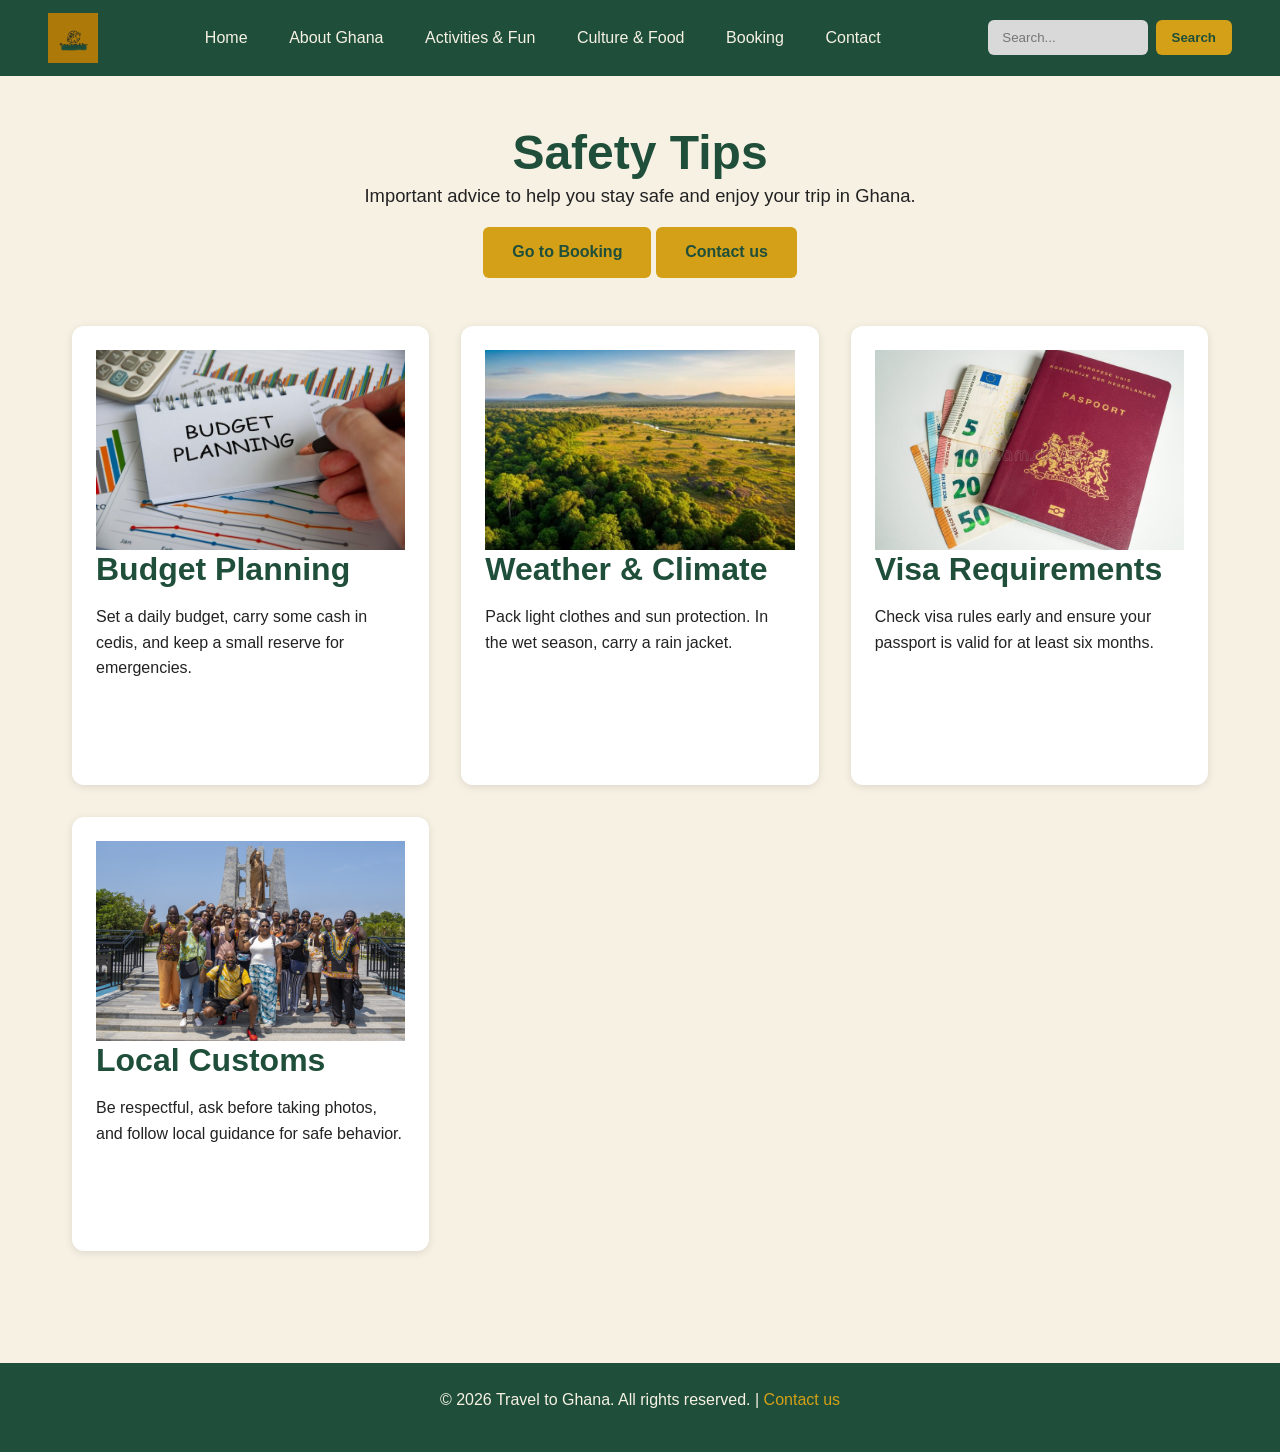
<file: safety-tips.html>
<!DOCTYPE html>
<html lang="en">
<head>
  <meta charset="UTF-8" />
  <meta name="viewport" content="width=device-width, initial-scale=1.0" />
  <title>Travel to Ghana | Safety Tips</title>
  <meta name="description" content="Safety tips for traveling in Ghana." />
  <link rel="stylesheet" href="css/style.css" />
</head>
<body>

  <header>
    <a href="index.html" class="logo">
      <img src="img/undefined-.png" alt="Travel to Ghana logo">
    </a>

    <nav aria-label="Main navigation">
      <ul>
        <li><a href="index.html">Home</a></li>
        <li><a href="about.html">About Ghana</a></li>
        <li><a href="activities.html">Activities &amp; Fun</a></li>
        <li><a href="culture.html">Culture &amp; Food</a></li>
        <li><a href="booking.html">Booking</a></li>
        <li><a href="contact.html">Contact</a></li>
      </ul>
    </nav>

    <form class="search" role="search" action="#" method="get">
      <label for="search-input" class="visually-hidden">Search the site</label>
      <input type="search" id="search-input" name="q" placeholder="Search...">
      <button type="submit" class="search-button">Search</button>
    </form>
  </header>

  <main>
    <section class="page-intro">
      <h1>Safety Tips</h1>
      <p>Important advice to help you stay safe and enjoy your trip in Ghana.</p>

      <p>
        <a href="booking.html" class="button">Go to Booking</a>
        <a href="contact.html" class="button">Contact us</a>
      </p>
    </section>

    <section class="card-grid" aria-label="Safety tips with images">
      <article class="card">
        <section class="card-body">
          <img src="img/IMG_7a6e47cd-eba8-4a1d-b2a4-5764caf1fae2.jpg" alt="Budget planning safety tip">
          <h2>Budget Planning</h2>
          <p>Set a daily budget, carry some cash in cedis, and keep a small reserve for emergencies.</p>
        </section>
      </article>

      <article class="card">
        <section class="card-body">
          <img src="img/IMG_cde69e6c-ae17-4265-a0e8-963e12a2c4d5.jpg" alt="Weather and climate safety tip">
          <h2>Weather &amp; Climate</h2>
          <p>Pack light clothes and sun protection. In the wet season, carry a rain jacket.</p>
        </section>
      </article>

      <article class="card">
        <section class="card-body">
          <img src="img/dutch-passport-euros-next-to-five-ten-twenty-fifty-156777758.jpg" alt="Visa requirements safety tip">
          <h2>Visa Requirements</h2>
          <p>Check visa rules early and ensure your passport is valid for at least six months.</p>
        </section>
      </article>

      <article class="card">
        <section class="card-body">
          <img src="img/Experience-Ghana-2024-dr-kwame-nkrumah-mausoleum.jpg" alt="Local customs safety tip">
          <h2>Local Customs</h2>
          <p>Be respectful, ask before taking photos, and follow local guidance for safe behavior.</p>
        </section>
      </article>
    </section>
  </main>

  <footer>
    <p>&copy; 2026 Travel to Ghana. All rights reserved. | <a href="contact.html">Contact us</a></p>
  </footer>

</body>
</html>
</file>
<file: css/style.css>
:root {
  --bg: #F7F1E4;
  --green: #1F4F3A;
  --gold: #D4A017;
  --light-green: #B3D0AE;
  --grey: #D9D9D9;
  --text: #222222;
  --stripe: #CCFFFF;
  --white: #FFFFFF;
}


* {
  box-sizing: border-box;
  margin: 0;
  padding: 0;
}

body {
  font-family: 'Inter', Arial, sans-serif;
  background-color: var(--bg);
  color: var(--text);
  line-height: 1.6;
}

img {
  max-width: 100%;
  display: block;
}

a {
  color: inherit;
  text-decoration: none;
}

h1, h2, h3 {
  color: var(--green);
  line-height: 1.2;
}

h1 { font-size: 3rem; }
h2 { font-size: 2rem; margin-bottom: 1rem; }
h3 { font-size: 1.4rem; margin-bottom: 0.5rem; }

p { margin-bottom: 1rem; }


header {
  position: relative; 
  top: auto;
  z-index: auto;

  background-color: var(--green);
  width: 100%;

  padding: 0.8rem 3rem;
  display: flex;
  justify-content: space-between;
  align-items: center;
  gap: 1.5rem;
}

header .logo img {
  height: 50px;
  width: auto;
}

nav ul {
  list-style: none;
  display: flex;
  gap: 1rem;
}

nav a {
  color: var(--bg);
  padding: 0.4rem 0.8rem;
  border-radius: 4px;
  transition: background-color 0.2s, color 0.2s;
}

nav a:hover,
nav a.active {
  background-color: var(--gold);
  color: var(--green);
}


.search {
  display: flex;
  gap: 0.5rem;
}

.search input {
  padding: 0.5rem 0.8rem;
  border: 2px solid transparent;
  border-radius: 6px;
  background-color: var(--grey);
  color: var(--text);
  font-family: inherit;
  width: 160px;
}

.search input:focus {
  border-color: var(--gold);
  outline: none;
}

.search-button {
  background-color: var(--gold);
  color: var(--green);
  font-weight: 600;
  padding: 0.5rem 1rem;
  border: none;
  border-radius: 6px;
  cursor: pointer;
  transition: background-color 0.2s, color 0.2s;
}

.search-button:hover {
  background-color: var(--bg);
  color: var(--green);
}


.visually-hidden {
  position: absolute;
  width: 1px;
  height: 1px;
  overflow: hidden;
  clip: rect(0, 0, 0, 0);
  white-space: nowrap;
}


main {
  max-width: 1200px;
  margin: 0 auto;
  padding: 3rem 2rem;
}

section {
  margin-bottom: 4rem;
}


.hero {
  position: relative;
  text-align: center;
}

.hero img {
  width: 100%;
  height: 480px;
  object-fit: cover;
  border-radius: 12px;
}

.hero-text {
  margin-top: 2rem;
}

.hero-text p {
  font-size: 1.2rem;
  max-width: 700px;
  margin: 1rem auto 1.5rem;
}


.button {
  display: inline-block;
  background-color: var(--gold);
  color: var(--green);
  font-weight: 600;
  padding: 0.8rem 1.8rem;
  border: none;
  border-radius: 6px;
  cursor: pointer;
  font-family: inherit;
  font-size: 1rem;
  transition: background-color 0.2s, color 0.2s, transform 0.2s, box-shadow 0.2s;
}

.button:hover {
  background-color: var(--green);
  color: var(--bg);
  transform: translateY(-2px);
  box-shadow: 0 4px 10px rgba(0, 0, 0, 0.2);
}

.button:focus-visible,
a:focus-visible,
summary:focus-visible,
input:focus-visible,
textarea:focus-visible,
select:focus-visible {
  outline: 3px solid var(--gold);
  outline-offset: 2px;
}


.info-box {
  background-color: var(--light-green);
  padding: 2.5rem;
  border-radius: 12px;
}


.card-grid {
  display: grid;
  grid-template-columns: repeat(3, 1fr);
  gap: 2rem;
}

.card {
  background-color: var(--white);
  border-radius: 12px;
  overflow: hidden;
  box-shadow: 0 2px 8px rgba(0, 0, 0, 0.1);
  transition: transform 0.2s, box-shadow 0.2s;
}

.card:hover {
  transform: translateY(-4px);
  box-shadow: 0 8px 18px rgba(0, 0, 0, 0.15);
}

.card img {
  width: 100%;
  height: 200px;
  object-fit: cover;
}

.card-body {
  padding: 1.5rem;
}


.page-intro {
  text-align: center;
  max-width: 800px;
  margin: 0 auto 3rem;
}

.page-intro p {
  font-size: 1.15rem;
}


.feature {
  display: grid;
  grid-template-columns: 1fr 1fr;
  gap: 3rem;
  align-items: center;
}

.feature img {
  width: 100%;
  height: 360px;
  object-fit: cover;
  border-radius: 12px;
}


.accordion details {
  margin-bottom: 1rem;
  border-radius: 8px;
  overflow: hidden;
}

.accordion summary {
  background-color: var(--grey);
  color: var(--green);
  font-weight: 600;
  font-size: 1.1rem;
  padding: 1rem 1.5rem;
  cursor: pointer;
  list-style: none;
  display: flex;
  justify-content: space-between;
  align-items: center;
  transition: background-color 0.2s;
}

.accordion summary::-webkit-details-marker {
  display: none;
}

.accordion summary::after {
  content: "\25BC";
  font-size: 0.8rem;
  transition: transform 0.2s;
}

.accordion details[open] summary::after {
  transform: rotate(180deg);
}

.accordion summary:hover {
  background-color: #c4c4c4;
}

.accordion details[open] summary {
  background-color: var(--light-green);
}

.accordion .accordion-content {
  background-color: var(--white);
  padding: 1.5rem;
}


.activity {
  display: grid;
  grid-template-columns: 1fr 1fr;
  gap: 3rem;
  align-items: center;
  margin-bottom: 3rem;
}

.activity.reverse img {
  order: 2;
}

.activity img {
  width: 100%;
  height: 320px;
  object-fit: cover;
  border-radius: 12px;
  transition: transform 0.3s;
}

.activity img:hover {
  transform: scale(1.02);
}

.activity ul {
  margin: 0 0 1.5rem 1.2rem;
}

.activity li {
  margin-bottom: 0.4rem;
}


.highlight {
  background-color: var(--green);
  color: var(--bg);
  padding: 2.5rem;
  border-radius: 12px;
  text-align: center;
}

.highlight h2 {
  color: var(--gold);
}


table {
  width: 100%;
  border-collapse: collapse;
  margin-bottom: 2rem;
}

caption {
  text-align: left;
  font-weight: 600;
  font-size: 1.2rem;
  color: var(--green);
  padding-bottom: 0.8rem;
}

th, td {
  padding: 0.9rem 1rem;
  text-align: left;
  border: 1px solid var(--grey);
}

thead th {
  background-color: var(--green);
  color: var(--bg);
}

tbody tr:nth-child(odd) {
  background-color: var(--stripe);
}

tbody tr:nth-child(even) {
  background-color: var(--white);
}


form.contact-form {
  display: grid;
  gap: 1.2rem;
  max-width: 700px;
}

form.contact-form label {
  font-weight: 600;
  color: var(--green);
  display: block;
  margin-bottom: 0.3rem;
}

form.contact-form input,
form.contact-form select,
form.contact-form textarea {
  width: 100%;
  padding: 0.8rem 1rem;
  background-color: var(--grey);
  border: 2px solid transparent;
  border-radius: 6px;
  font-family: inherit;
  font-size: 1rem;
  color: var(--text);
}

form.contact-form input:focus,
form.contact-form select:focus,
form.contact-form textarea:focus {
  border-color: var(--green);
  outline: none;
}

form.contact-form input:invalid:not(:placeholder-shown) {
  border-color: #b3261e;
}

form.contact-form textarea {
  min-height: 150px;
  resize: vertical;
}


footer {
  background-color: var(--green);
  color: var(--bg);
  text-align: center;
  padding: 1.5rem;
}

footer a {
  color: var(--gold);
}


@media (max-width: 600px) {
  header {
    flex-direction: column;
    align-items: stretch;
    padding: 0.8rem 1rem;
    gap: 0.75rem;
    width: 100%;
  }

  nav ul {
    flex-direction: column;
    align-items: stretch;
    justify-content: center;
    flex-wrap: nowrap;
    gap: 0.4rem;
    margin-top: 0.5rem;
  }

  nav a {
    display: block;
    width: 100%;
    text-align: center;
    padding: 0.6rem 0.8rem;
    border-radius: 6px;
    white-space: normal;
  }

  .search {
    width: 100%;
    margin-top: 0.25rem;
  }

  .search input {
    width: auto;
    flex: 1;
    min-width: 0;
  }

  .search-button {
    flex: 0 0 auto;
    white-space: nowrap;
  }

  
  .card-grid {
    grid-template-columns: 1fr;
    gap: 1.25rem;
  }

  
  #safety-tips .card-grid {
    grid-template-columns: repeat(2, 1fr);
  }

  
  .card img {
    height: 170px;
  }

  .card-body {
    padding: 1.1rem;
  }
}
</file>
